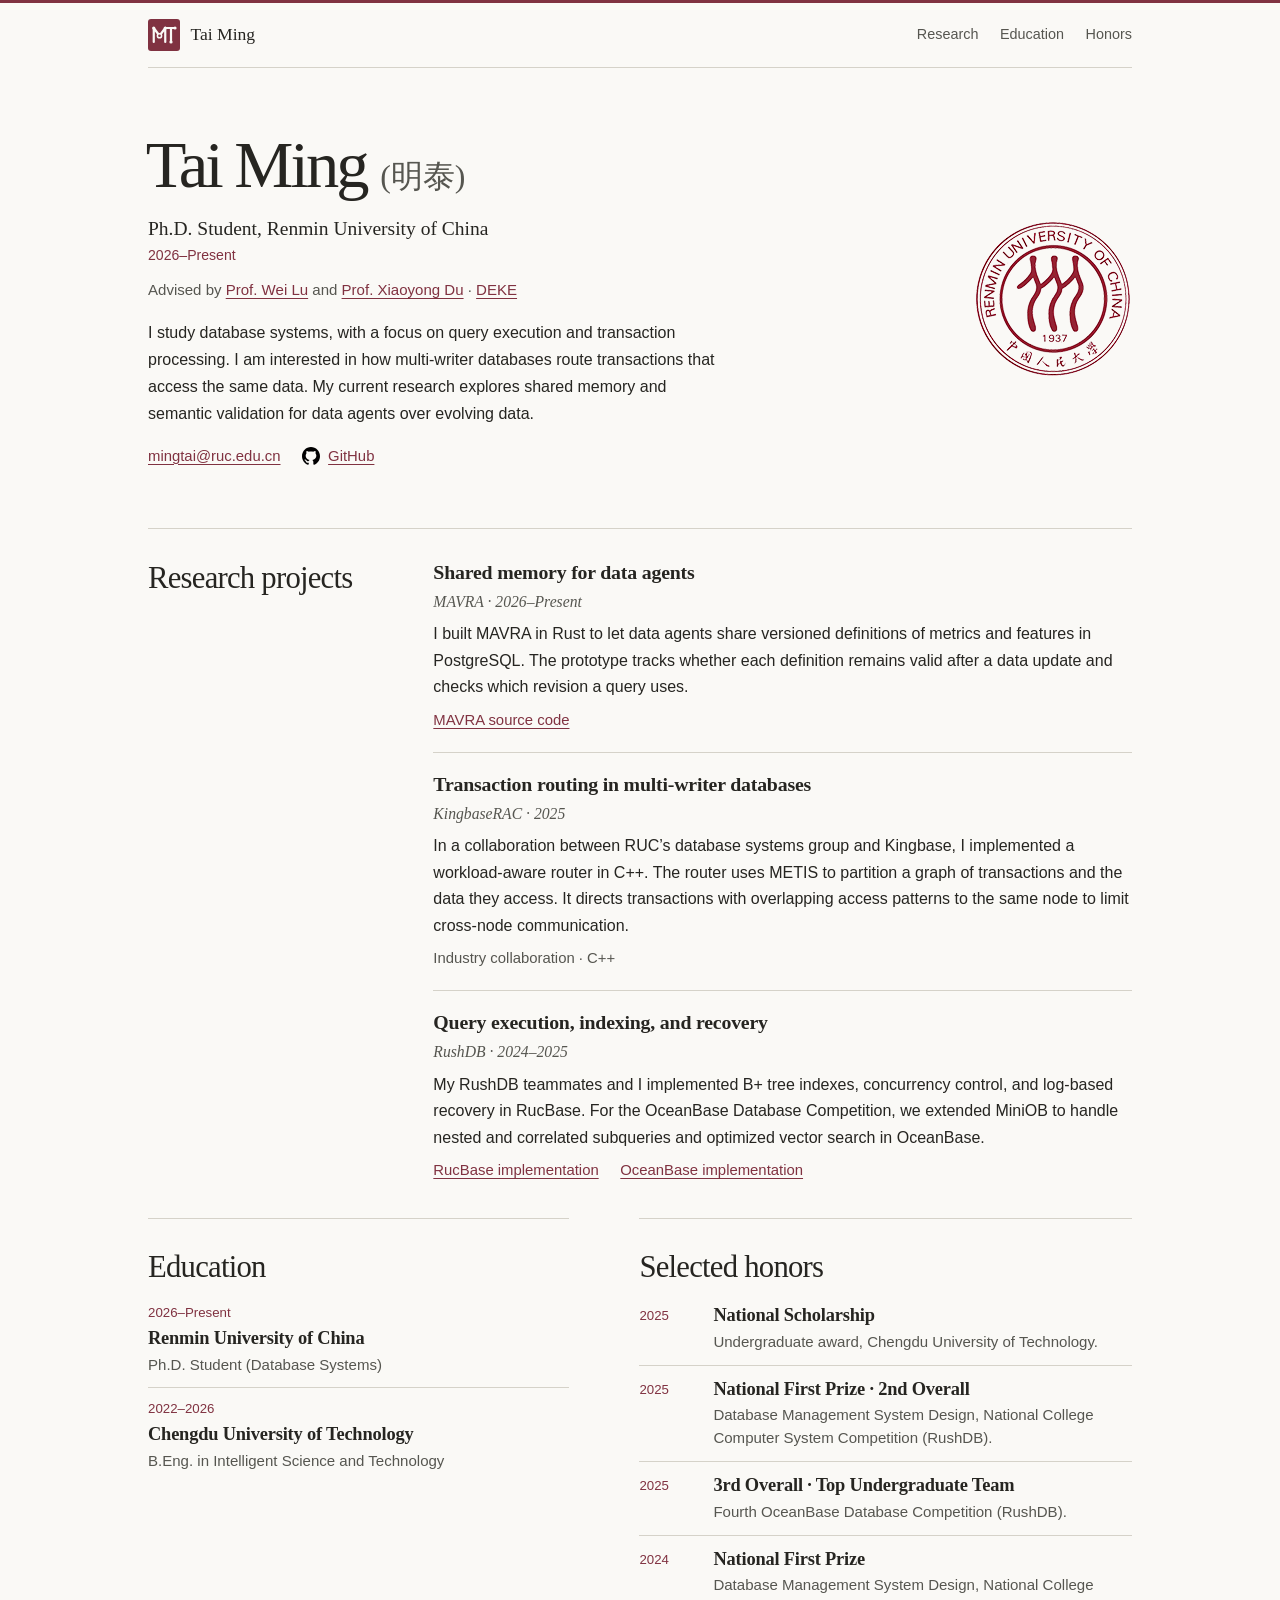
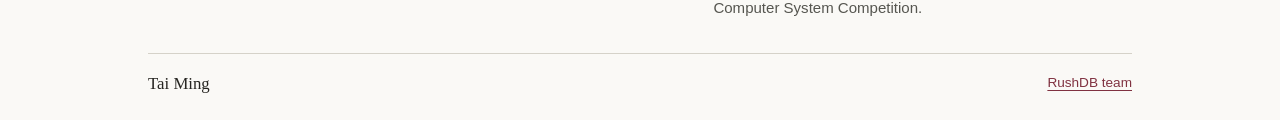
<file: index.html>
<!doctype html>
<html lang="en">
<head>
  <meta charset="utf-8">
  <meta name="viewport" content="width=device-width, initial-scale=1">
  <title>Tai Ming (明泰) | Database Systems | Renmin University of China</title>
  <meta name="description" content="Tai Ming is a Ph.D. student at Renmin University of China (2026–Present). His research interests include transaction processing, query execution, and database support for data agents.">
  <meta name="theme-color" content="#faf9f6">
  <meta property="og:type" content="profile">
  <meta property="og:title" content="Tai Ming (明泰) | Database Systems | Renmin University of China">
  <meta property="og:description" content="Ph.D. Student at Renmin University of China (2026–Present). Research projects, education, and honors.">
  <meta property="og:url" content="https://mmmttt000045.github.io/">
  <link rel="canonical" href="https://mmmttt000045.github.io/">
  <link rel="icon" href="./assets/monogram.svg" type="image/svg+xml">
  <link rel="stylesheet" href="./assets/site.css">
</head>
<body>
  <a class="skip" href="#main">Skip to content</a>
  <header class="masthead">
    <div class="shell">
      <div class="bar">
        <a class="brand" href="./" aria-label="Tai Ming, home">
          <img class="monogram" src="./assets/monogram.svg" width="32" height="32" alt=""><span class="brand-name">Tai Ming</span>
        </a>
        <nav class="navigation" aria-label="Main navigation">
          <a href="#projects">Research</a>
          <a href="#education">Education</a>
          <a href="#honors">Honors</a>
        </nav>
      </div>
    </div>
  </header>
  <main id="main" class="shell">
    <section class="hero" aria-labelledby="name">
      <div class="profile-heading">
        <h1 id="name">Tai Ming <span class="native-name" lang="zh-CN">(明泰)</span></h1>
        <p class="affiliation">Ph.D. Student, Renmin University of China</p>
        <p class="profile-period">2026–Present</p>
      </div>
      <a class="university-link" href="https://en.ruc.edu.cn/">
        <img src="./assets/ruc-emblem.png" width="156" height="156" alt="Renmin University of China">
      </a>
      <p class="mentorship">Advised by <a href="https://deke.ruc.edu.cn/kytd/zzry/96cb94af916145319b459be6c94acd2c.htm">Prof. Wei Lu</a> and <a href="https://info.ruc.edu.cn/jsky/szdw/ajxjgcx/jsjkxyjsx1/js2/7374b0a3f58045fc9543703ccea2eb9c.htm">Prof. Xiaoyong Du</a> · <a href="https://deke.ruc.edu.cn/" title="Key Laboratory of Data Engineering and Knowledge Engineering (MOE)" aria-label="DEKE, Key Laboratory of Data Engineering and Knowledge Engineering (MOE)">DEKE</a></p>
      <p class="bio">I study database systems, with a focus on query execution and transaction processing. I am interested in how multi-writer databases route transactions that access the same data. My current research explores shared memory and semantic validation for data agents over evolving data.</p>
      <nav class="actions" aria-label="Profile resources">
        <a href="mailto:mingtai@ruc.edu.cn">mingtai@ruc.edu.cn</a>
        <a class="github-profile" href="https://github.com/mmmttt000045">
          <img src="./assets/github-invertocat.svg" width="98" height="96" alt=""><span>GitHub</span>
        </a>
      </nav>
    </section>

    <section class="section project-section" id="projects" aria-labelledby="research-title">
      <h2 id="research-title">Research projects</h2>
      <div class="project-list">
        <article class="project">
          <h3>Shared memory for data agents</h3>
          <p class="project-label">MAVRA · 2026–Present</p>
          <p>I built MAVRA in Rust to let data agents share versioned definitions of metrics and features in PostgreSQL. The prototype tracks whether each definition remains valid after a data update and checks which revision a query uses.</p>
          <div class="resource-links"><a href="https://github.com/mmmttt000045/agent4db-adapter">MAVRA source code</a></div>
        </article>
        <article class="project">
          <h3>Transaction routing in multi-writer databases</h3>
          <p class="project-label">KingbaseRAC · 2025</p>
          <p>In a collaboration between RUC’s database systems group and Kingbase, I implemented a workload-aware router in C++. The router uses METIS to partition a graph of transactions and the data they access. It directs transactions with overlapping access patterns to the same node to limit cross-node communication.</p>
          <div class="resource-links"><span class="project-note">Industry collaboration · C++</span></div>
        </article>
        <article class="project">
          <h3>Query execution, indexing, and recovery</h3>
          <p class="project-label">RushDB · 2024–2025</p>
          <p>My RushDB teammates and I implemented B+ tree indexes, concurrency control, and log-based recovery in RucBase. For the OceanBase Database Competition, we extended MiniOB to handle nested and correlated subqueries and optimized vector search in OceanBase.</p>
          <div class="resource-links">
            <a href="https://github.com/RushDB-Lab/CSCC-DB-Rucbase-2024">RucBase implementation</a>
            <a href="https://github.com/RushDB-Lab/oceanbase">OceanBase implementation</a>
          </div>
        </article>
      </div>
    </section>

    <div class="record-grid">
      <section class="section record" id="education" aria-labelledby="education-title">
        <h2 id="education-title">Education</h2>
        <ul class="record-list">
          <li>
            <span class="period">2026–Present</span>
            <h3>Renmin University of China</h3>
            <p>Ph.D. Student (Database Systems)</p>
          </li>
          <li>
            <span class="period">2022–2026</span>
            <h3>Chengdu University of Technology</h3>
            <p>B.Eng. in Intelligent Science and Technology</p>
          </li>
        </ul>
      </section>
      <section class="section record" id="honors" aria-labelledby="honors-title">
        <h2 id="honors-title">Selected honors</h2>
        <ul class="record-list honors">
          <li>
            <span class="period">2025</span>
            <div>
              <h3>National Scholarship</h3>
              <p>Undergraduate award, Chengdu University of Technology.</p>
            </div>
          </li>
          <li>
            <span class="period">2025</span>
            <div>
              <h3>National First Prize · 2nd Overall</h3>
              <p>Database Management System Design, National College Computer System Competition (RushDB).</p>
            </div>
          </li>
          <li>
            <span class="period">2025</span>
            <div>
              <h3>3rd Overall · Top Undergraduate Team</h3>
              <p>Fourth OceanBase Database Competition (RushDB).</p>
            </div>
          </li>
          <li>
            <span class="period">2024</span>
            <div>
              <h3>National First Prize</h3>
              <p>Database Management System Design, National College Computer System Competition.</p>
            </div>
          </li>
        </ul>
      </section>
    </div>
  </main>
  <div class="shell">
    <footer class="footer">
      <span class="footer-name">Tai Ming</span>
      <nav aria-label="Additional resources">
        <a href="https://rushdb-lab.github.io/">RushDB team</a>
      </nav>
    </footer>
  </div>
</body>
</html>
</file>
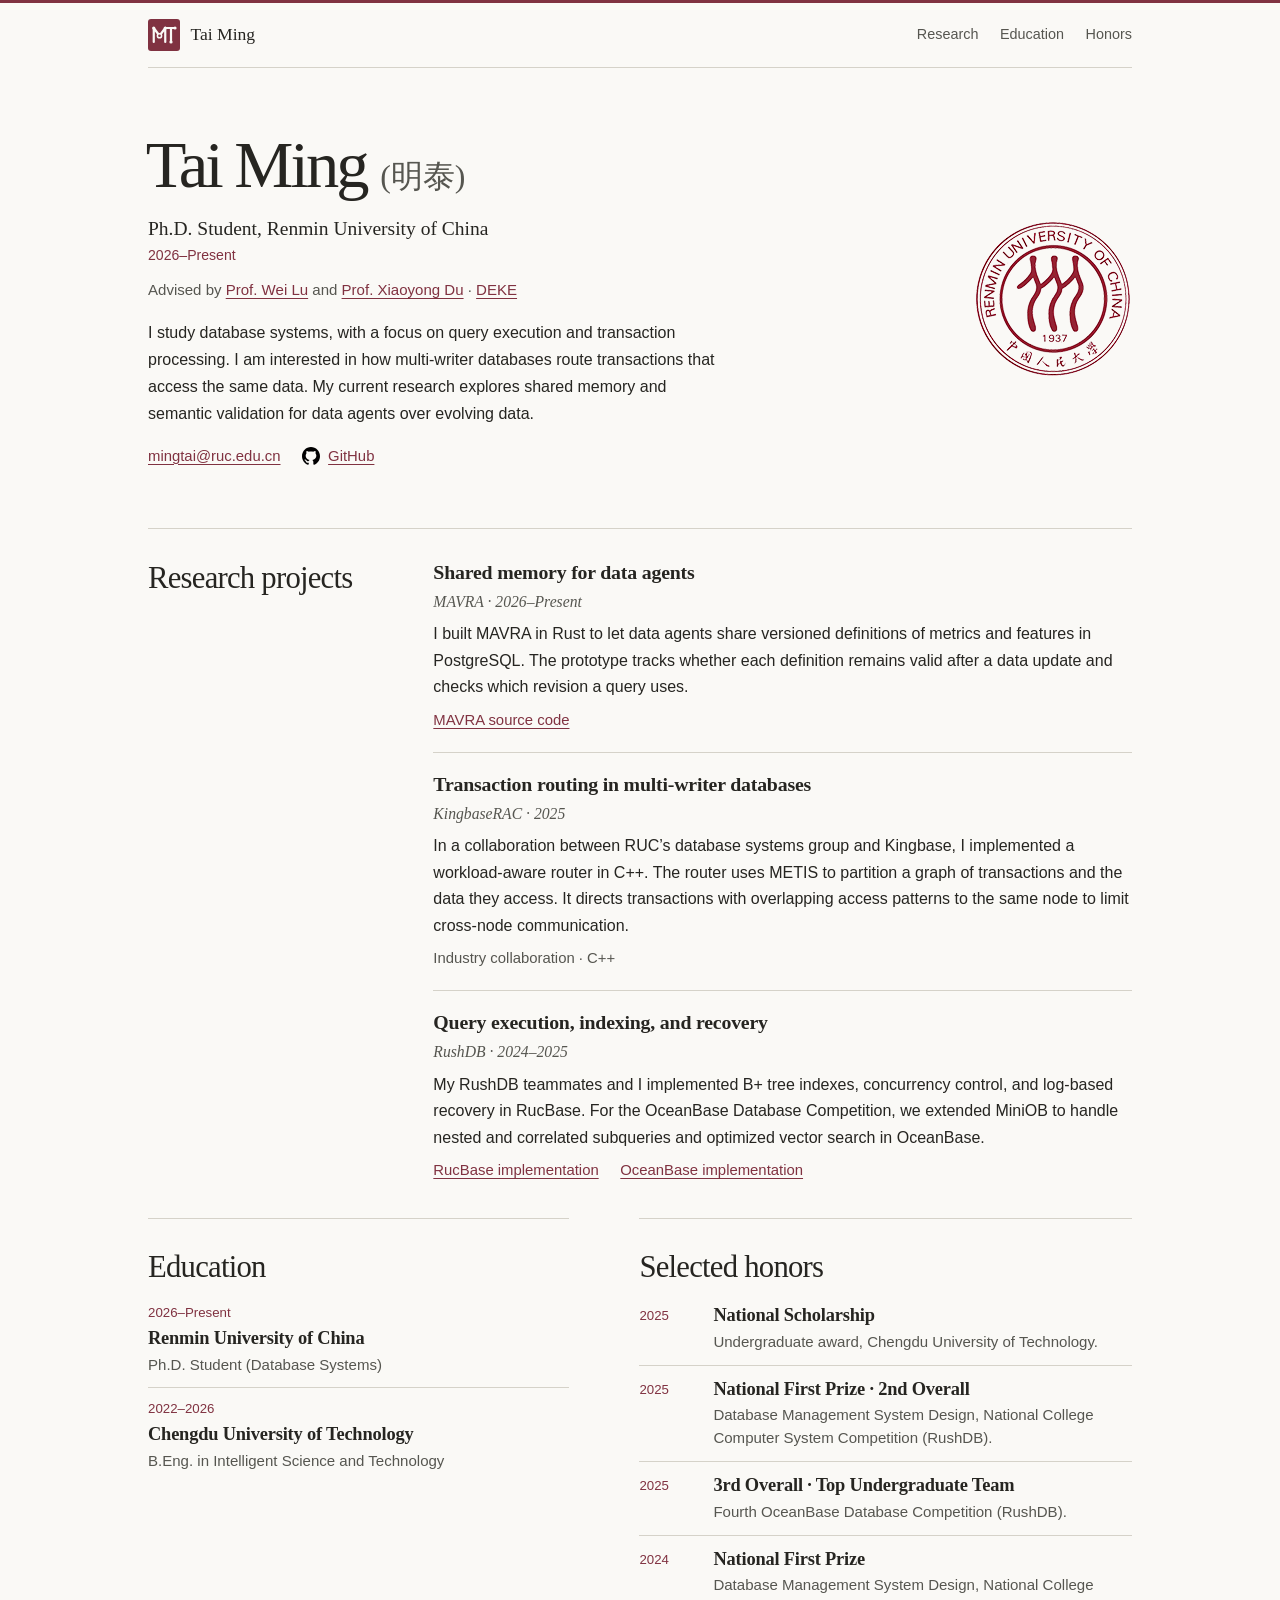
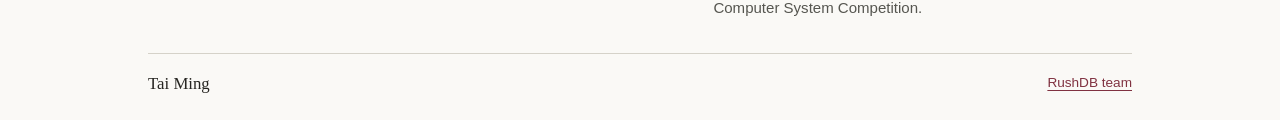
<file: en/index.html>
<!doctype html>
<html lang="en">
<head>
  <meta charset="utf-8">
  <meta name="viewport" content="width=device-width, initial-scale=1">
  <title>Tai Ming | Academic homepage</title>
  <link rel="canonical" href="https://mmmttt000045.github.io/">
  <script>
    const home = new URL("../", window.location.href);
    home.search = window.location.search;
    home.hash = window.location.hash;
    window.location.replace(home.href);
  </script>
  <noscript><meta http-equiv="refresh" content="0; url=../"></noscript>
</head>
<body>
  <p><a href="../">Continue to Tai Ming’s academic homepage.</a></p>
</body>
</html>
</file>
<file: assets/site.css>
:root {
  color-scheme: light;
  --paper: #faf9f6;
  --ink: #262521;
  --muted: #565650;
  --wine: #803241;
  --line: #d5d2c9;
  --serif: Georgia, "Times New Roman", serif;
  --sans: -apple-system, BlinkMacSystemFont, "Segoe UI", Arial, sans-serif;
}
* { box-sizing: border-box; }
html { scroll-padding-top: 1.5rem; }
body { margin: 0; background: var(--paper); color: var(--ink); font: 1rem/1.65 var(--sans); }
a { color: var(--wine); text-decoration-thickness: 1px; text-underline-offset: .21em; }
a:hover { text-decoration-thickness: 2px; }
a:focus-visible { outline: 2px solid var(--wine); outline-offset: 4px; }
h1, h2, h3, p, ul { margin: 0; }
ul { padding: 0; list-style: none; }
h1, h2, h3 { text-wrap: balance; font-family: var(--serif); }
.shell { max-width: 1120px; margin-inline: auto; padding-inline: clamp(22px, 5.5vw, 68px); }
.skip { position: absolute; top: -5rem; z-index: 2; padding: .5rem 1rem; background: white; }
.skip:focus { top: .5rem; left: .5rem; }
.visually-hidden { position: absolute; width: 1px; height: 1px; padding: 0; margin: -1px; overflow: hidden; clip-path: inset(50%); white-space: nowrap; border: 0; }
.masthead { border-top: 3px solid var(--wine); }
.bar { display: flex; align-items: center; justify-content: space-between; gap: 20px; padding-block: 16px; border-bottom: 1px solid var(--line); }
.brand { display: inline-flex; align-items: center; gap: .65rem; color: var(--ink); text-decoration: none; }
.monogram { display: block; width: 32px; height: 32px; flex: none; }
.brand-name { font: 1.1rem/1.1 var(--serif); }
.navigation, .actions, .resource-links, .footer nav { display: flex; flex-wrap: wrap; align-items: baseline; gap: .45rem 1.35rem; }
.actions, .footer nav { align-items: center; }
.navigation a { color: var(--muted); font-size: .9rem; text-decoration: none; }
.navigation a:hover { color: var(--wine); text-decoration: underline; }

.hero { display: grid; grid-template-columns: minmax(0, 1fr) auto; column-gap: clamp(32px, 5vw, 64px); padding-block: clamp(38px, 4.8vw, 60px); }
.profile-heading { grid-column: 1; }
h1 { margin-left: -.035em; font-size: clamp(3.2rem, 5.2vw, 4.35rem); line-height: 1.12; font-weight: 500; letter-spacing: -.045em; }
.native-name { display: inline-block; color: var(--muted); font: 400 .48em/1.2 "Noto Serif SC", "Songti SC", SimSun, serif; letter-spacing: 0; white-space: nowrap; }
.university-link { display: block; grid-column: 2; grid-row: 1 / 5; align-self: center; justify-self: end; }
.university-link img { display: block; width: clamp(128px, 15vw, 156px); height: auto; }
.affiliation { margin-top: 12px; font: 1.22rem/1.4 var(--serif); }
.profile-period, .period { color: var(--wine); font-variant-numeric: tabular-nums; line-height: 1.5; }
.profile-period { margin-top: 3px; font-size: .88rem; }
.mentorship { grid-column: 1; margin-top: 12px; color: var(--muted); font-size: .94rem; line-height: 1.6; }
.bio { grid-column: 1; margin-top: 18px; max-width: 65ch; line-height: 1.68; }
.actions { grid-column: 1; margin-top: 16px; }
.actions a, .resource-links a { font-size: .93rem; }
.file-type { font-size: .85em; }
.github-profile { display: inline-flex; align-items: center; gap: .5rem; }
.github-profile img { display: block; width: 18px; height: auto; }

.section, .footer { border-top: 1px solid var(--line); }
.project-section { display: grid; grid-template-columns: minmax(150px, .62fr) minmax(0, 1.85fr); gap: clamp(26px, 4vw, 58px); padding-block: 30px 35px; }
h2 { font-size: clamp(1.5rem, 2.6vw, 1.92rem); line-height: 1.25; font-weight: 500; letter-spacing: -.025em; }
h3 { font-size: 1.15rem; line-height: 1.4; font-weight: 600; letter-spacing: -.01em; }
.project + .project { margin-top: 20px; padding-top: 18px; border-top: 1px solid var(--line); }
.project h3 { font-size: 1.24rem; }
.project-label { margin-block: 3px 8px; color: var(--muted); font: italic .98rem/1.5 var(--serif); }
.resource-links { margin-top: 7px; }
.project-note { color: var(--muted); font-size: .93rem; }
.record-grid { display: grid; grid-template-columns: minmax(0, 1fr) minmax(0, 1.17fr); gap: clamp(32px, 5.5vw, 78px); }
.record { padding-block: 29px 33px; }
.record-list { margin-top: 17px; }
.record-list li + li { margin-top: 11px; padding-top: 11px; border-top: 1px solid var(--line); }
.period { display: block; margin-bottom: 3px; font-size: .83rem; }
.record-list p { margin-top: 2px; font-size: .94rem; line-height: 1.52; color: var(--muted); }
.honors li { display: grid; grid-template-columns: 64px minmax(0, 1fr); gap: 10px; }
.honors .period { padding-top: 3px; }
.footer { display: flex; justify-content: space-between; flex-wrap: wrap; gap: 12px 24px; padding-block: 17px 24px; }
.footer-name { font: 1.05rem/1.5 var(--serif); }
.footer a { font-size: .85rem; }
@media (max-width: 680px) {
  .bar { padding-block: 13px; }
  .hero { column-gap: 18px; padding-block: 30px; }
  .university-link { grid-row: 1; }
  .university-link img { width: clamp(64px, 14vw, 88px); }
  .mentorship, .bio, .actions { grid-column: 1 / -1; }
  h1 { font-size: clamp(2.55rem, 7.6vw, 3.5rem); }
  .affiliation { font-size: 1.05rem; }
  .project-section { display: block; padding-block: 24px 27px; }
  .project-list, .record-list { margin-top: 16px; }
  .record-grid { display: block; }
  .record { padding-block: 23px 27px; }
}
@media (max-width: 400px) {
  .brand-name { display: none; }
  .navigation { gap: 11px; }
  h1 { font-size: clamp(2.1rem, 10vw, 2.5rem); }
}
@media print {
  body { font-size: 10pt; background: white; }
  .shell { max-width: none; padding-inline: 0; }
  .masthead, .actions, .footer { display: none; }
  .hero, .record, .project-section { padding-block: 12pt; }
  .project, .record-list li { break-inside: avoid; }
}
</file>
